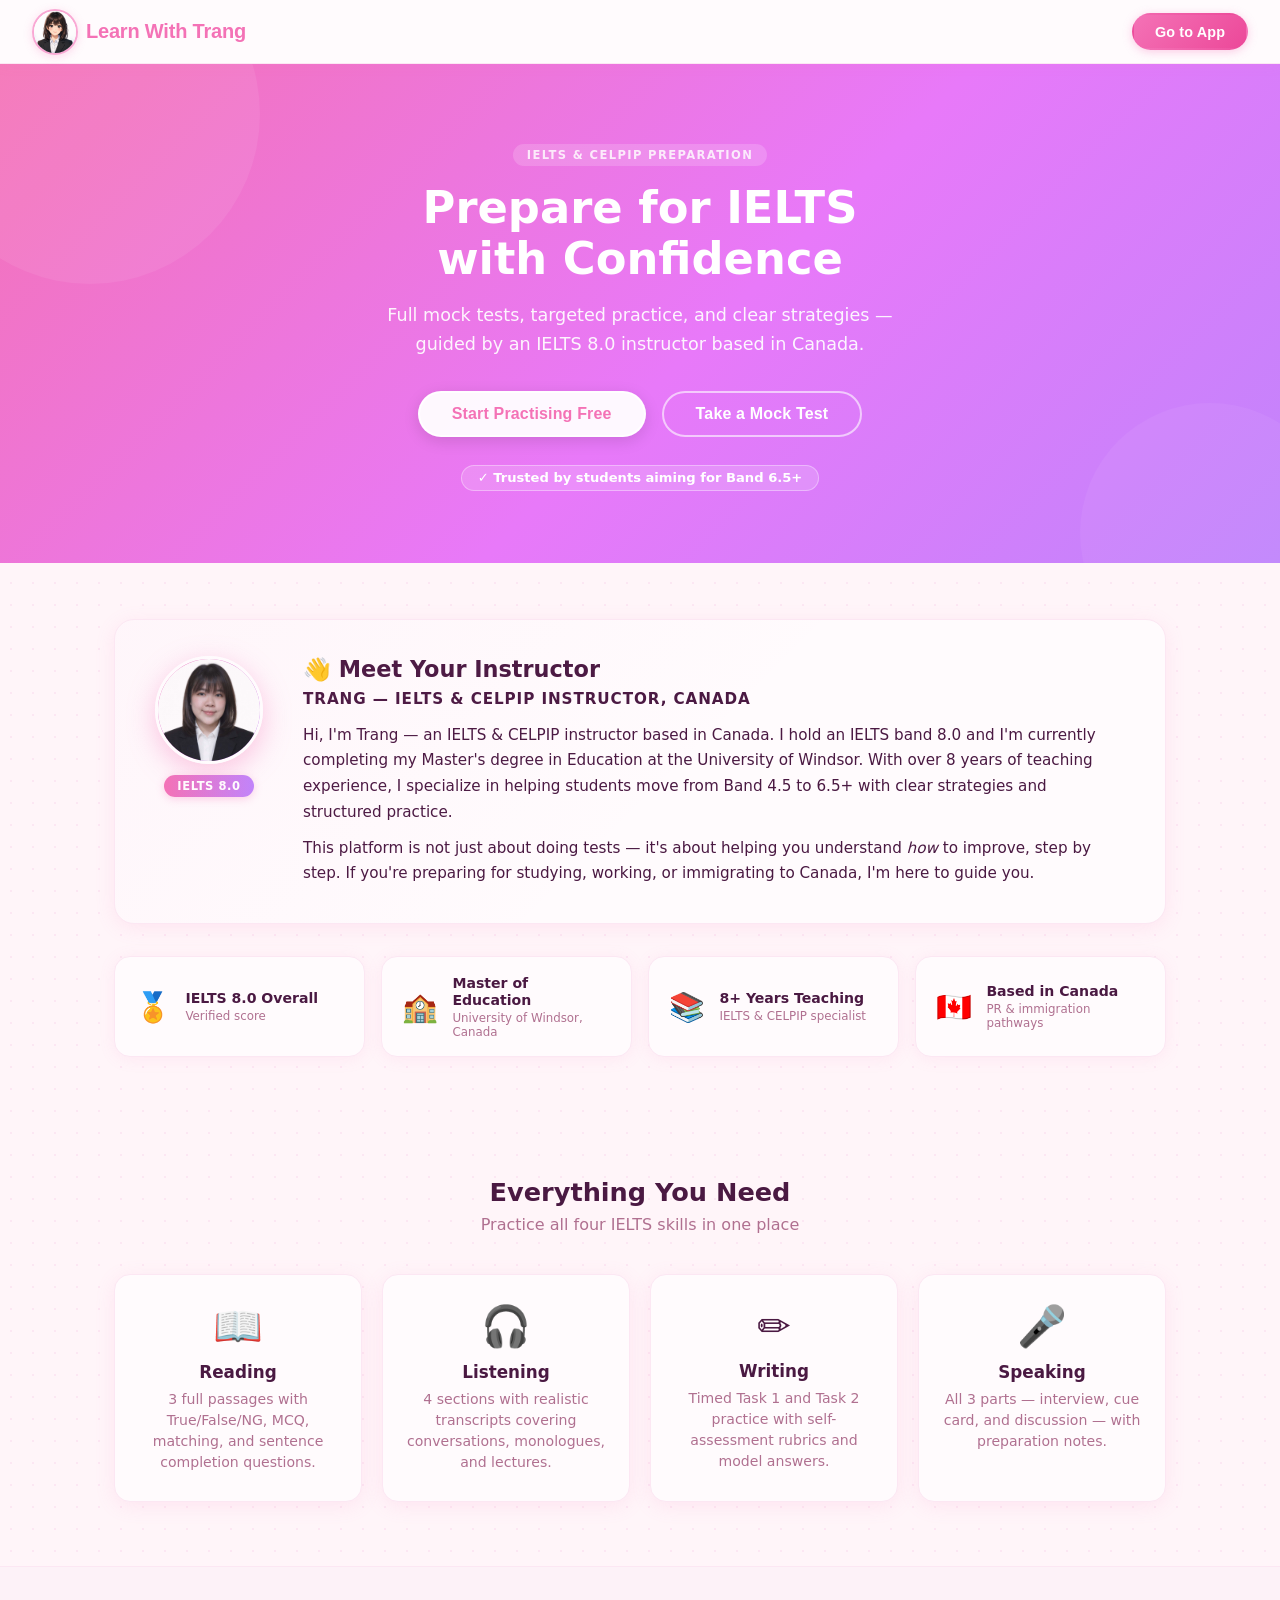
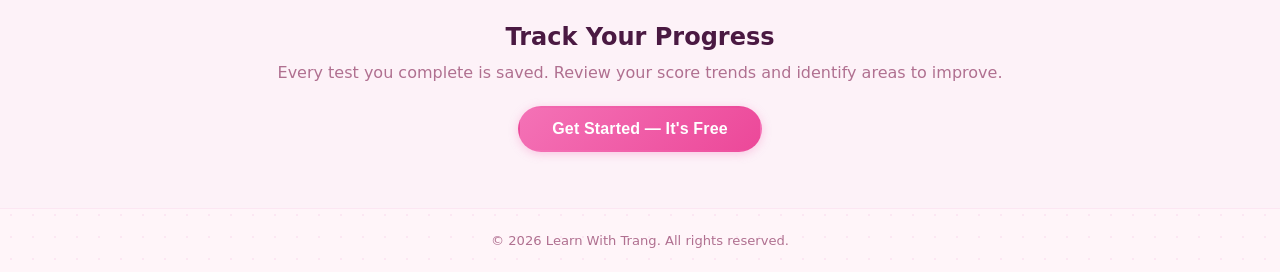
<file: index.html>
<!DOCTYPE html>
<html lang="en">
<head>
  <meta charset="UTF-8" />
  <meta name="viewport" content="width=device-width, initial-scale=1.0" />
  <title>Learn With Trang - Your Complete IELTS Preparation Platform</title>
  <link rel="stylesheet" href="css/shared.css" />
  <link rel="stylesheet" href="css/landing.css" />
</head>
<body>

  <!-- NAVBAR -->
  <nav class="landing-nav">
    <a class="nav-brand" href="#">
      <img src="assets/Logo.png" alt="Learn With Trang" class="brand-logo-img">
      <span>Learn With Trang</span>
    </a>
    <a href="pages/app.html" class="btn btn-primary">Go to App</a>
  </nav>

  <!-- HERO -->
  <section class="landing-hero">
    <div class="landing-hero-eyebrow">IELTS &amp; CELPIP Preparation</div>
    <h1>Prepare for IELTS<br>with Confidence</h1>
    <p>Full mock tests, targeted practice, and clear strategies — guided by an IELTS 8.0 instructor based in Canada.</p>
    <div class="cta-group">
      <a href="pages/app.html" class="btn btn-hero-primary" style="font-size:1rem;padding:0.75rem 2rem;">Start Practising Free</a>
      <a href="pages/app.html" class="btn btn-outline" style="font-size:1rem;padding:0.75rem 2rem;color:#fff;border-color:rgba(255,255,255,0.6);background:transparent;">Take a Mock Test</a>
    </div>
    <div class="landing-hero-trust">&#10003; Trusted by students aiming for Band 6.5+</div>
  </section>

  <!-- MEET YOUR INSTRUCTOR -->
  <section class="landing-instructor">
    <div class="landing-instructor-inner">
      <div class="landing-instructor-img">
        <div class="landing-avatar">
          <img src="assets/Face.jpg" alt="Trang" class="landing-avatar-photo">
        </div>
        <div class="landing-avatar-pill">IELTS 8.0</div>
      </div>
      <div class="landing-instructor-body">
        <h2>&#128075; Meet Your Instructor</h2>
        <p class="landing-instructor-role">Trang — IELTS &amp; CELPIP Instructor, Canada</p>
        <p>Hi, I'm Trang — an IELTS &amp; CELPIP instructor based in Canada. I hold an IELTS band 8.0 and I'm currently completing my Master's degree in Education at the University of Windsor. With over 8 years of teaching experience, I specialize in helping students move from Band 4.5 to 6.5+ with clear strategies and structured practice.</p>
        <p>This platform is not just about doing tests — it's about helping you understand <em>how</em> to improve, step by step. If you're preparing for studying, working, or immigrating to Canada, I'm here to guide you.</p>
      </div>
    </div>
  </section>

  <!-- CREDENTIALS -->
  <section class="landing-credentials">
    <div class="landing-credentials-grid">
      <div class="landing-cred-badge">
        <span class="landing-cred-icon">&#127941;</span>
        <div>
          <span class="landing-cred-title">IELTS 8.0 Overall</span>
          <span class="landing-cred-sub">Verified score</span>
        </div>
      </div>
      <div class="landing-cred-badge">
        <span class="landing-cred-icon">&#127979;</span>
        <div>
          <span class="landing-cred-title">Master of Education</span>
          <span class="landing-cred-sub">University of Windsor, Canada</span>
        </div>
      </div>
      <div class="landing-cred-badge">
        <span class="landing-cred-icon">&#128218;</span>
        <div>
          <span class="landing-cred-title">8+ Years Teaching</span>
          <span class="landing-cred-sub">IELTS &amp; CELPIP specialist</span>
        </div>
      </div>
      <div class="landing-cred-badge">
        <span class="landing-cred-icon">&#127464;&#127462;</span>
        <div>
          <span class="landing-cred-title">Based in Canada</span>
          <span class="landing-cred-sub">PR &amp; immigration pathways</span>
        </div>
      </div>
    </div>
  </section>

  <!-- FEATURES -->
  <section class="landing-features">
    <h2>Everything You Need</h2>
    <p class="subtitle">Practice all four IELTS skills in one place</p>
    <div class="features-grid">
      <div class="feature-card">
        <div class="feature-icon">&#128214;</div>
        <h3>Reading</h3>
        <p>3 full passages with True/False/NG, MCQ, matching, and sentence completion questions.</p>
      </div>
      <div class="feature-card">
        <div class="feature-icon">&#127911;</div>
        <h3>Listening</h3>
        <p>4 sections with realistic transcripts covering conversations, monologues, and lectures.</p>
      </div>
      <div class="feature-card">
        <div class="feature-icon">&#9999;</div>
        <h3>Writing</h3>
        <p>Timed Task 1 and Task 2 practice with self-assessment rubrics and model answers.</p>
      </div>
      <div class="feature-card">
        <div class="feature-icon">&#127908;</div>
        <h3>Speaking</h3>
        <p>All 3 parts — interview, cue card, and discussion — with preparation notes.</p>
      </div>
    </div>
  </section>

  <!-- SECONDARY CTA -->
  <section class="landing-cta">
    <h2>Track Your Progress</h2>
    <p>Every test you complete is saved. Review your score trends and identify areas to improve.</p>
    <a href="pages/app.html" class="btn btn-primary" style="font-size:1rem;padding:0.75rem 2rem;">Get Started — It&apos;s Free</a>
  </section>

  <!-- FOOTER -->
  <footer class="landing-footer">
    &copy; 2026 Learn With Trang. All rights reserved.
  </footer>

</body>
</html>
</file>
<file: css/shared.css>
/* ============================================================
   Learn With Trang — shared.css
   Kawaii Japanese-inspired theme ✿
   ============================================================ */

/* ---------- Reset & Base ---------- */
*, *::before, *::after { box-sizing: border-box; margin: 0; padding: 0; }
html { scroll-behavior: smooth; }
body {
  font-family: 'Nunito', 'Segoe UI', system-ui, -apple-system, sans-serif;
  background-color: #fff5f9;
  /* Subtle polka-dot texture — kawaii stationery feel */
  background-image: radial-gradient(circle, #fce7f3 1.5px, transparent 1.5px);
  background-size: 22px 22px;
  color: var(--text);
  min-height: 100vh;
}

/* ---------- CSS Variables ---------- */
:root {
  --primary:      #f472b6;   /* soft sakura pink */
  --primary-d:    #ec4899;   /* deeper pink */
  --primary-l:    #fdf2f8;   /* blush tint */
  --success:      #34d399;   /* soft mint */
  --success-d:    #10b981;
  --warning:      #fbbf24;   /* warm honey */
  --warning-d:    #f59e0b;
  --danger:       #f87171;   /* soft coral */
  --danger-d:     #ef4444;
  --info:         #60a5fa;   /* sky blue */
  --purple:       #c084fc;   /* lavender */
  --bg:           #fff5f9;
  --card-bg:      #fffbfd;
  --sidebar-bg:   #fdf2f8;
  --border:       #fce7f3;
  --border-d:     #f9a8d4;
  --text:         #4a1942;   /* deep plum — readable & warm */
  --text-muted:   #b07090;   /* mauve */
  --radius:       16px;
  --radius-sm:    10px;
  --shadow:       0 2px 16px rgba(244,114,182,0.10);
  --shadow-lg:    0 8px 32px rgba(244,114,182,0.18);
  --shadow-card:  0 4px 20px rgba(244,114,182,0.12);
}

/* ---------- Scrollbar ---------- */
::-webkit-scrollbar { width: 6px; height: 6px; }
::-webkit-scrollbar-track { background: #fdf2f8; }
::-webkit-scrollbar-thumb { background: #f9a8d4; border-radius: 99px; }
::-webkit-scrollbar-thumb:hover { background: var(--primary); }

/* ============================================================
   NAVBAR
   ============================================================ */
.navbar {
  position: sticky; top: 0; z-index: 100;
  display: flex; align-items: center; gap: 1rem;
  background: rgba(255, 251, 253, 0.95);
  backdrop-filter: blur(12px);
  -webkit-backdrop-filter: blur(12px);
  padding: 0 1.5rem;
  height: 64px;
  border-bottom: 1.5px solid var(--border);
  box-shadow: 0 2px 12px rgba(244,114,182,0.08);
}
.nav-brand {
  display: flex; align-items: center; gap: 0.6rem;
  font-size: 1.2rem; font-weight: 800;
  color: var(--primary);
  text-decoration: none; white-space: nowrap;
  font-family: 'Nunito', sans-serif;
  letter-spacing: -0.01em;
}
.brand-logo-svg {
  flex-shrink: 0;
  filter: drop-shadow(0 1px 3px rgba(244,114,182,0.3));
  transition: transform 0.3s ease;
}
.nav-brand:hover .brand-logo-svg { transform: rotate(12deg) scale(1.08); }
.brand-logo-img {
  width: 46px; height: 46px;
  border-radius: 50%;
  object-fit: cover;
  object-position: center top;
  flex-shrink: 0;
  border: 2px solid var(--border-d);
  box-shadow: 0 2px 8px rgba(244,114,182,0.25);
  transition: transform 0.3s ease, box-shadow 0.3s ease;
}
.nav-brand:hover .brand-logo-img {
  transform: scale(1.08);
  box-shadow: 0 4px 14px rgba(244,114,182,0.4);
}
.brand-name {
  background: linear-gradient(135deg, #f472b6 0%, #e879f9 100%);
  -webkit-background-clip: text;
  -webkit-text-fill-color: transparent;
  background-clip: text;
}
.nav-tabs {
  display: flex; list-style: none; gap: 0.2rem; flex: 1;
}
.nav-btn {
  background: none; border: none; cursor: pointer;
  padding: 0.45rem 0.95rem;
  border-radius: 99px;
  font-size: 0.9rem; font-weight: 600;
  font-family: 'Nunito', sans-serif;
  color: var(--text-muted);
  transition: all 0.2s ease;
}
.nav-btn:hover {
  background: var(--primary-l);
  color: var(--primary);
}
.nav-btn.active {
  background: linear-gradient(135deg, #fce7f3 0%, #fdf4ff 100%);
  color: var(--primary);
  font-weight: 700;
  box-shadow: 0 1px 6px rgba(244,114,182,0.18);
}
.nav-hamburger {
  display: none; background: none; border: none;
  font-size: 1.4rem; cursor: pointer; color: var(--primary);
}
.nav-btn-auth {
  margin-left: auto; flex-shrink: 0;
  padding: 0.3rem 0.9rem; border-radius: 99px;
  background: var(--primary-l); color: var(--primary);
  border: 1.5px solid var(--primary);
  font-size: 0.8rem; font-weight: 700; cursor: pointer;
  transition: background 0.15s, color 0.15s;
  white-space: nowrap; max-width: 130px;
  overflow: hidden; text-overflow: ellipsis;
}
.nav-btn-auth:hover    { background: var(--primary); color: #fff; }
.nav-btn-auth.logged-in { background: var(--primary); color: #fff; }

/* ── Student auth modal ─────────────────────────────────── */
.auth-modal-overlay {
  position: fixed; inset: 0; z-index: 200;
  background: rgba(74,25,66,0.35); backdrop-filter: blur(4px);
  display: flex; align-items: center; justify-content: center;
}
.auth-modal-box {
  background: var(--card-bg); border-radius: 20px;
  padding: 2rem; width: 100%; max-width: 360px;
  box-shadow: 0 8px 32px rgba(244,114,182,0.2);
  position: relative; text-align: center;
}
.auth-modal-close {
  position: absolute; top: 0.75rem; right: 0.9rem;
  background: none; border: none; font-size: 1.1rem;
  cursor: pointer; color: var(--text-muted);
}
.auth-tabs {
  display: flex; gap: 0.5rem; margin: 0.75rem 0 1rem;
  border-bottom: 2px solid var(--border);
}
.auth-tab {
  flex: 1; padding: 0.4rem; background: none; border: none;
  font-family: 'Nunito', sans-serif; font-size: 0.9rem;
  font-weight: 700; cursor: pointer; color: var(--text-muted);
  border-bottom: 2px solid transparent; margin-bottom: -2px;
  transition: color 0.15s, border-color 0.15s;
}
.auth-tab.active { color: var(--primary); border-bottom-color: var(--primary); }
.auth-err { color: var(--danger); font-size: 0.82rem; min-height: 1.1em; margin-bottom: 0.25rem; }
.btn-google {
  display: flex; align-items: center; justify-content: center;
  gap: 0.6rem; width: 100%;
  padding: 0.6rem 1rem; border-radius: 10px;
  border: 1.5px solid var(--border); background: var(--card-bg);
  color: var(--text); font-size: 0.95rem; font-weight: 600;
  font-family: inherit; cursor: pointer;
  transition: border-color 0.15s, box-shadow 0.15s, background 0.15s;
  margin-bottom: 0.85rem;
}
.btn-google:hover {
  border-color: #4285F4;
  box-shadow: 0 2px 8px rgba(66,133,244,0.18);
  background: #f8f9ff;
}
.auth-divider {
  display: flex; align-items: center; gap: 0.6rem;
  color: var(--text-muted); font-size: 0.8rem; margin-bottom: 0.85rem;
}
.auth-divider::before, .auth-divider::after {
  content: ''; flex: 1; height: 1px; background: var(--border);
}

/* ============================================================
   LAYOUT
   ============================================================ */
.main-content { min-height: calc(100vh - 64px); }
.container { max-width: 1100px; margin: 0 auto; padding: 2rem 1.5rem; }
.tab-content { display: none; animation: fadeIn 0.28s ease; }
.tab-content.active { display: block; }
@keyframes fadeIn {
  from { opacity: 0; transform: translateY(10px); }
  to   { opacity: 1; transform: translateY(0); }
}

/* ============================================================
   BUTTONS
   ============================================================ */
.btn {
  display: inline-flex; align-items: center; gap: 0.4rem;
  padding: 0.55rem 1.3rem; border-radius: 99px;
  font-size: 0.9rem; font-weight: 700;
  font-family: 'Nunito', sans-serif;
  cursor: pointer;
  border: 2px solid transparent;
  transition: all 0.2s ease;
  text-decoration: none; white-space: nowrap;
  letter-spacing: 0.01em;
}
.btn:disabled { opacity: 0.5; cursor: not-allowed; }

.btn-primary {
  background: linear-gradient(135deg, #f472b6 0%, #ec4899 100%);
  color: #fff; border-color: transparent;
  box-shadow: 0 2px 10px rgba(244,114,182,0.35);
}
.btn-primary:hover {
  background: linear-gradient(135deg, #ec4899 0%, #db2777 100%);
  box-shadow: 0 4px 16px rgba(244,114,182,0.45);
  transform: translateY(-1px);
}
.btn-success {
  background: linear-gradient(135deg, #34d399 0%, #10b981 100%);
  color: #fff; border-color: transparent;
  box-shadow: 0 2px 10px rgba(52,211,153,0.3);
}
.btn-success:hover {
  background: linear-gradient(135deg, #10b981 0%, #059669 100%);
  transform: translateY(-1px);
}
.btn-warning {
  background: linear-gradient(135deg, #fbbf24 0%, #f59e0b 100%);
  color: #78350f; border-color: transparent;
  box-shadow: 0 2px 10px rgba(251,191,36,0.3);
}
.btn-warning:hover {
  background: linear-gradient(135deg, #f59e0b 0%, #d97706 100%);
  transform: translateY(-1px);
}
.btn-danger {
  background: linear-gradient(135deg, #f87171 0%, #ef4444 100%);
  color: #fff; border-color: transparent;
  box-shadow: 0 2px 10px rgba(248,113,113,0.3);
}
.btn-danger:hover {
  background: linear-gradient(135deg, #ef4444 0%, #dc2626 100%);
  transform: translateY(-1px);
}
.btn-outline {
  background: var(--card-bg);
  color: var(--text);
  border-color: var(--border-d);
}
.btn-outline:hover {
  background: var(--primary-l);
  border-color: var(--primary);
  color: var(--primary);
}
.btn-sm { padding: 0.28rem 0.85rem; font-size: 0.8rem; }

/* ============================================================
   MODAL & TOAST
   ============================================================ */
.modal-overlay {
  position: fixed; inset: 0; z-index: 200;
  background: rgba(74,25,66,0.3);
  backdrop-filter: blur(4px);
  -webkit-backdrop-filter: blur(4px);
  display: flex; align-items: center; justify-content: center;
}
.modal-box {
  background: var(--card-bg);
  border-radius: 20px;
  padding: 2rem 2.25rem;
  max-width: 780px; width: 92%;
  box-shadow: var(--shadow-lg);
  border: 1.5px solid var(--border);
}
.modal-box h3 {
  font-size: 1.2rem; font-weight: 800;
  margin-bottom: 0.5rem; color: var(--text);
}
.modal-box p {
  color: var(--text-muted); font-size: 0.93rem; margin-bottom: 1.5rem;
  line-height: 1.6;
}
.modal-actions { display: flex; gap: 0.75rem; justify-content: flex-end; }

.toast {
  position: fixed; bottom: 1.5rem; right: 1.5rem; z-index: 300;
  background: linear-gradient(135deg, #4a1942 0%, #6b2155 100%);
  color: #fff;
  padding: 0.75rem 1.4rem;
  border-radius: 99px;
  font-size: 0.9rem; font-weight: 600;
  font-family: 'Nunito', sans-serif;
  opacity: 0; transform: translateY(12px) scale(0.95);
  transition: all 0.25s cubic-bezier(0.34,1.56,0.64,1);
  pointer-events: none;
  max-width: 340px;
  box-shadow: 0 4px 20px rgba(74,25,66,0.25);
}
.toast.show { opacity: 1; transform: translateY(0) scale(1); }

/* ============================================================
   EMPTY STATE
   ============================================================ */
.empty-state {
  text-align: center; padding: 3.5rem 1.5rem;
  color: var(--text-muted); font-size: 0.95rem;
  background: var(--card-bg);
  border: 1.5px dashed var(--border-d);
  border-radius: var(--radius);
}
.empty-state::before {
  content: '🌸';
  display: block; font-size: 2.5rem; margin-bottom: 0.75rem;
}

/* ============================================================
   RESPONSIVE
   ============================================================ */
@media (max-width: 900px) {
  .stats-grid       { grid-template-columns: repeat(2, 1fr); }
  .quickstart-grid  { grid-template-columns: repeat(2, 1fr); }
  .quickstart-btn.fulltest-btn { grid-column: span 2; }
  .test-selector-grid { grid-template-columns: 1fr; }
  .test-section-card.full-card { grid-column: span 1; }
  .results-breakdown { grid-template-columns: repeat(2, 1fr); }
  .vocab-grid { grid-template-columns: 1fr; }
  .progress-grid { grid-template-columns: 1fr; }
}
@media (max-width: 640px) {
  .navbar { padding: 0 1rem; height: 60px; }
  .nav-tabs { display: none; }
  .nav-tabs.open {
    display: flex; flex-direction: column;
    position: absolute; top: 60px; left: 0; right: 0;
    background: rgba(255,251,253,0.97);
    backdrop-filter: blur(12px);
    border-bottom: 1.5px solid var(--border);
    padding: 0.6rem; z-index: 99; gap: 0.2rem;
    box-shadow: 0 8px 24px rgba(244,114,182,0.12);
  }
  .nav-tabs.open .nav-btn { border-radius: 12px; padding: 0.6rem 1rem; }
  .nav-hamburger { display: block; }
  .container { padding: 1rem; }
  .hero-banner { flex-direction: column; padding: 1.5rem; }
  .stats-grid  { grid-template-columns: repeat(2, 1fr); }
  .quickstart-grid { grid-template-columns: 1fr 1fr; }
  .quickstart-btn.fulltest-btn { grid-column: span 2; flex-direction: column; }
  .test-timer-bar { flex-wrap: wrap; gap: 0.5rem; }
  .timer-display { font-size: 1.3rem; }
  .results-breakdown { grid-template-columns: 1fr; }
  .big-band { font-size: 4rem; }
}
</file>
<file: css/landing.css>
/* ============================================================
   Learn With Trang — landing.css  ✿
   Landing / introduction page styles
   ============================================================ */

/* Navbar */
.landing-nav {
  position: sticky; top: 0; z-index: 100;
  display: flex; align-items: center; justify-content: space-between;
  background: rgba(255,251,253,0.95);
  backdrop-filter: blur(12px);
  -webkit-backdrop-filter: blur(12px);
  padding: 0 2rem;
  height: 64px;
  border-bottom: 1.5px solid var(--border);
  box-shadow: 0 2px 12px rgba(244,114,182,0.08);
}
.landing-nav .nav-brand {
  display: flex; align-items: center; gap: 0.5rem;
  font-size: 1.25rem; font-weight: 800; color: var(--primary);
  text-decoration: none;
}
.landing-nav .brand-icon { font-size: 1.4rem; }

/* Hero */
.landing-hero {
  background: linear-gradient(135deg, #f472b6 0%, #e879f9 55%, #c084fc 100%);
  color: #fff;
  text-align: center;
  padding: 5rem 1.5rem 4.5rem;
  position: relative; overflow: hidden;
}
.landing-hero::before {
  content: ''; position: absolute;
  width: 340px; height: 340px; border-radius: 50%;
  background: rgba(255,255,255,0.07);
  top: -120px; left: -80px; pointer-events: none;
}
.landing-hero::after {
  content: ''; position: absolute;
  width: 260px; height: 260px; border-radius: 50%;
  background: rgba(255,255,255,0.05);
  bottom: -100px; right: -60px; pointer-events: none;
}
.landing-hero-eyebrow {
  font-size: 0.72rem; font-weight: 700; letter-spacing: 0.12em;
  text-transform: uppercase; opacity: 0.85;
  background: rgba(255,255,255,0.2); display: inline-block;
  padding: 0.22rem 0.85rem; border-radius: 99px;
  margin-bottom: 1rem; position: relative; z-index: 1;
}
.landing-hero h1 {
  font-size: 2.8rem; font-weight: 900; margin-bottom: 1rem;
  line-height: 1.15; position: relative; z-index: 1;
}
.landing-hero p {
  font-size: 1.1rem; opacity: 0.92; max-width: 560px;
  margin: 0 auto 2rem;
  line-height: 1.65; position: relative; z-index: 1;
}
.landing-hero .cta-group {
  display: flex; gap: 1rem; justify-content: center; flex-wrap: wrap;
  position: relative; z-index: 1;
  margin-bottom: 1.75rem;
}
.landing-hero-trust {
  display: inline-flex; align-items: center; gap: 0.4rem;
  font-size: 0.82rem; font-weight: 700;
  background: rgba(255,255,255,0.16);
  border: 1px solid rgba(255,255,255,0.35);
  border-radius: 99px; padding: 0.3rem 1rem;
  position: relative; z-index: 1;
}

/* Meet Your Instructor */
.landing-instructor {
  max-width: 1100px; margin: 0 auto;
  padding: 3.5rem 1.5rem 2rem;
}
.landing-instructor-inner {
  display: flex; gap: 2.5rem; align-items: flex-start;
  background: var(--card-bg);
  border: 1.5px solid var(--border);
  border-radius: 20px;
  padding: 2.25rem 2.5rem;
  box-shadow: var(--shadow-card);
  position: relative; overflow: hidden;
}
.landing-instructor-inner::before {
  content: ''; position: absolute; inset: 0;
  background: linear-gradient(135deg, rgba(244,114,182,0.04) 0%, transparent 55%);
  pointer-events: none;
}
.landing-instructor-img {
  display: flex; flex-direction: column; align-items: center;
  gap: 0.65rem; flex-shrink: 0;
}
.landing-avatar {
  width: 108px; height: 108px; border-radius: 50%;
  background: linear-gradient(135deg, #f472b6, #c084fc);
  display: flex; align-items: center; justify-content: center;
  box-shadow: 0 8px 28px rgba(244,114,182,0.38);
  border: 3px solid #fff;
}
.landing-avatar-initial {
  font-size: 2.8rem; font-weight: 900; color: #fff; line-height: 1;
}
.landing-avatar-photo {
  width: 100%; height: 100%; border-radius: 50%;
  object-fit: cover; object-position: center top;
  display: block;
}
.landing-avatar-pill {
  background: linear-gradient(90deg, #f472b6, #c084fc);
  color: #fff; font-size: 0.72rem; font-weight: 800;
  letter-spacing: 0.05em; padding: 0.25rem 0.85rem;
  border-radius: 99px; white-space: nowrap;
  box-shadow: 0 2px 8px rgba(244,114,182,0.3);
}
.landing-instructor-body { flex: 1; min-width: 0; }
.landing-instructor-body h2 {
  font-size: 1.4rem; font-weight: 900; color: var(--text);
  margin-bottom: 0.25rem;
}
.landing-instructor-role {
  font-size: 0.82rem; font-weight: 700; color: var(--primary);
  text-transform: uppercase; letter-spacing: 0.06em;
  margin-bottom: 1rem;
}
.landing-instructor-body p {
  font-size: 0.95rem; line-height: 1.7; color: var(--text);
  text-align: left; max-width: none; margin: 0 0 0.6rem; opacity: 1;
}
.landing-instructor-body p:last-child { margin-bottom: 0; }

/* Credentials */
.landing-credentials {
  max-width: 1100px; margin: 0 auto;
  padding: 0 1.5rem 3.5rem;
}
.landing-credentials-grid {
  display: grid; grid-template-columns: repeat(4, 1fr);
  gap: 1rem;
}
.landing-cred-badge {
  display: flex; align-items: center; gap: 0.9rem;
  background: var(--card-bg);
  border: 1.5px solid var(--border);
  border-radius: var(--radius);
  padding: 1.1rem 1.25rem;
  box-shadow: var(--shadow);
  transition: transform 0.2s ease, box-shadow 0.2s ease, border-color 0.2s ease;
}
.landing-cred-badge:hover {
  transform: translateY(-3px);
  box-shadow: var(--shadow-card);
  border-color: var(--border-d);
}
.landing-cred-icon { font-size: 1.8rem; flex-shrink: 0; }
.landing-cred-badge > div { display: flex; flex-direction: column; gap: 0.12rem; }
.landing-cred-title { font-weight: 800; font-size: 0.88rem; color: var(--text); line-height: 1.2; display: block; }
.landing-cred-sub   { font-size: 0.74rem; color: var(--text-muted); display: block; }

/* Features */
.landing-features {
  max-width: 1100px; margin: 0 auto;
  padding: 4rem 1.5rem;
}
.landing-features h2 {
  text-align: center; font-size: 1.6rem; font-weight: 800;
  margin-bottom: 0.5rem;
}
.landing-features .subtitle {
  text-align: center; color: var(--text-muted);
  margin-bottom: 2.5rem;
}
.features-grid {
  display: grid;
  grid-template-columns: repeat(4, 1fr);
  gap: 1.25rem;
}
.feature-card {
  background: var(--card-bg); border: 1.5px solid var(--border);
  border-radius: var(--radius); padding: 1.75rem 1.25rem;
  text-align: center; box-shadow: var(--shadow-card);
  transition: transform 0.22s ease, box-shadow 0.22s ease, border-color 0.22s ease;
}
.feature-card:hover {
  transform: translateY(-5px);
  box-shadow: var(--shadow-lg);
  border-color: var(--border-d);
}
.feature-icon { font-size: 2.5rem; margin-bottom: 0.75rem; }
.feature-card h3 { font-size: 1.05rem; font-weight: 800; margin-bottom: 0.4rem; }
.feature-card p { font-size: 0.88rem; color: var(--text-muted); line-height: 1.5; }

/* Secondary CTA */
.landing-cta {
  background: var(--primary-l);
  border-top: 1.5px solid var(--border);
  text-align: center;
  padding: 3.5rem 1.5rem;
}
.landing-cta h2 { font-size: 1.5rem; font-weight: 800; margin-bottom: 0.75rem; }
.landing-cta p  { color: var(--text-muted); margin-bottom: 1.5rem; }

/* Footer */
.landing-footer {
  text-align: center; padding: 1.5rem;
  font-size: 0.82rem; color: var(--text-muted);
  border-top: 1.5px solid var(--border);
}

/* Hero CTA buttons */
.btn-hero-primary {
  background: rgba(255,255,255,0.95); color: var(--primary);
  border: 2px solid rgba(255,255,255,0.95); font-weight: 800;
  display: inline-flex; align-items: center; gap: 0.4rem;
  padding: 0.6rem 1.4rem; border-radius: 99px;
  font-size: 0.95rem; cursor: pointer; text-decoration: none;
  transition: all 0.2s ease; white-space: nowrap;
  box-shadow: 0 4px 16px rgba(0,0,0,0.12);
  font-family: 'Nunito', sans-serif;
}
.btn-hero-primary:hover {
  background: #fff;
  transform: translateY(-2px);
  box-shadow: 0 6px 20px rgba(0,0,0,0.16);
}

/* Responsive */
@media (max-width: 900px) {
  .features-grid { grid-template-columns: repeat(2, 1fr); }
  .landing-hero h1 { font-size: 2.2rem; }
  .landing-credentials-grid { grid-template-columns: repeat(2, 1fr); }
}
@media (max-width: 640px) {
  .features-grid { grid-template-columns: 1fr; }
  .landing-hero { padding: 3rem 1rem 2.5rem; }
  .landing-hero h1 { font-size: 1.8rem; }
  .landing-nav { padding: 0 1rem; }

  .landing-instructor-inner { flex-direction: column; align-items: center; text-align: center; padding: 1.5rem; gap: 1.5rem; }
  .landing-instructor-body p { text-align: center; }
  .landing-instructor-role { text-align: center; }

  .landing-credentials-grid { grid-template-columns: 1fr; }
  .landing-instructor, .landing-credentials { padding-left: 1rem; padding-right: 1rem; }
}
</file>
